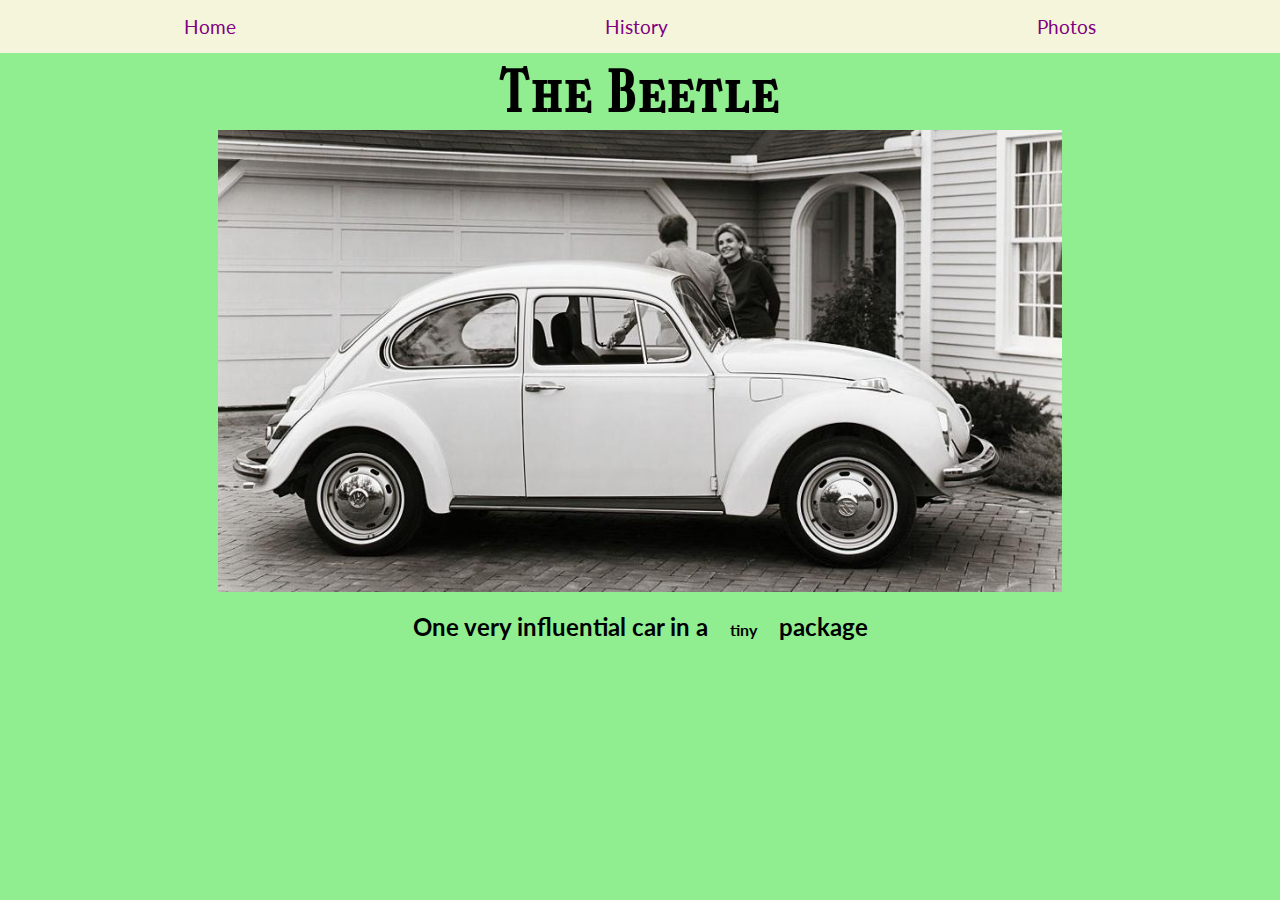
<file: index.html>
<!DOCTYPE html>
<html>
<head>
	<title>VW Type 1</title>
	<link rel="stylesheet" type="text/css" href="main.css">
	<link href="https://fonts.googleapis.com/css?family=Girassol|Lato:300|Oswald:200&display=swap" rel="stylesheet">
</head>

<body>
	<div class="nav">
		<nav class="navbar">
			<a href="index.html" class="link">Home</a>
			<a href="history.html" class="link">History</a>
			<a href="photos.html" class="link">Photos</a>
		</nav>
	</div>

	<div class="landing">
		<h1 class="h1-home">The Beetle</h1>
			<a href="history.html"><img src="images/4.jpg" alt="1972 beetle in driveway" class="driveway"></a>
		<h2 class="h2-home">One very influential car in a <span 	class="tiny">tiny</span> package</h2>
	</div>


</body>
</html>
</file>
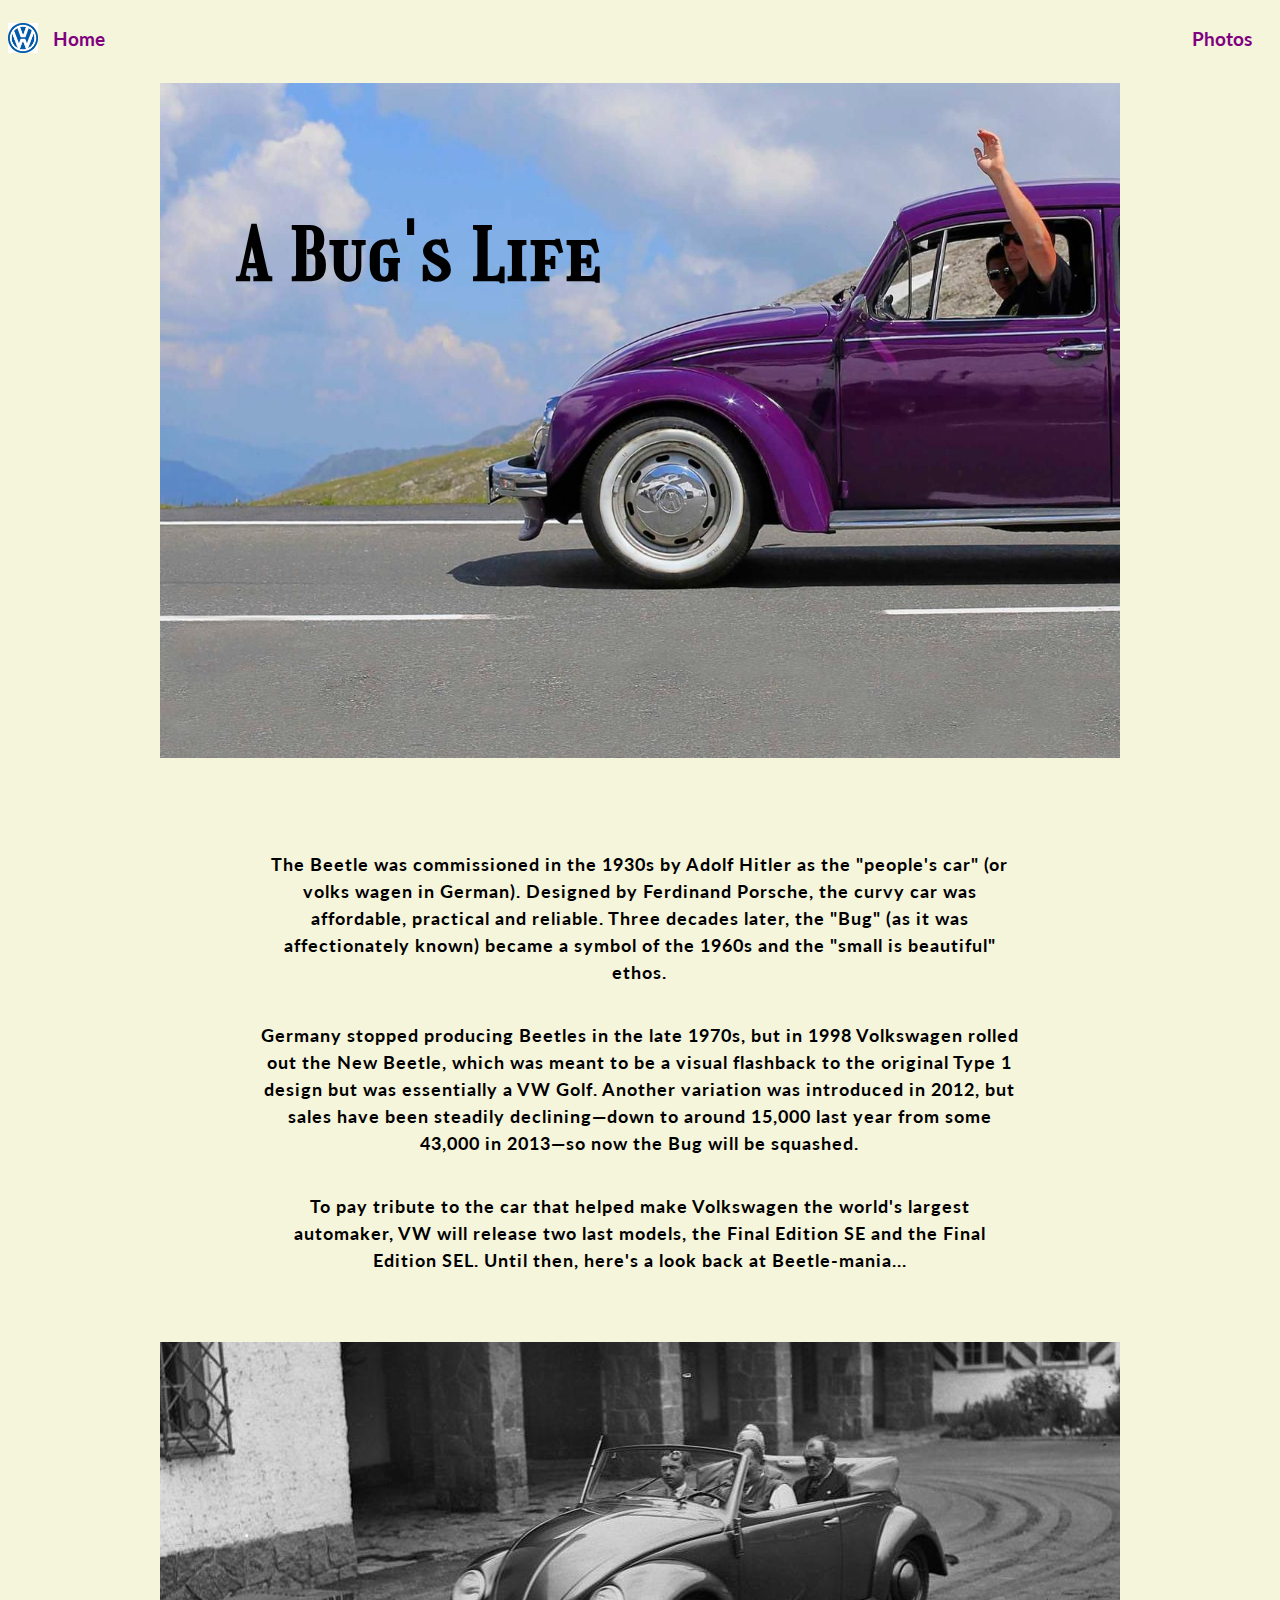
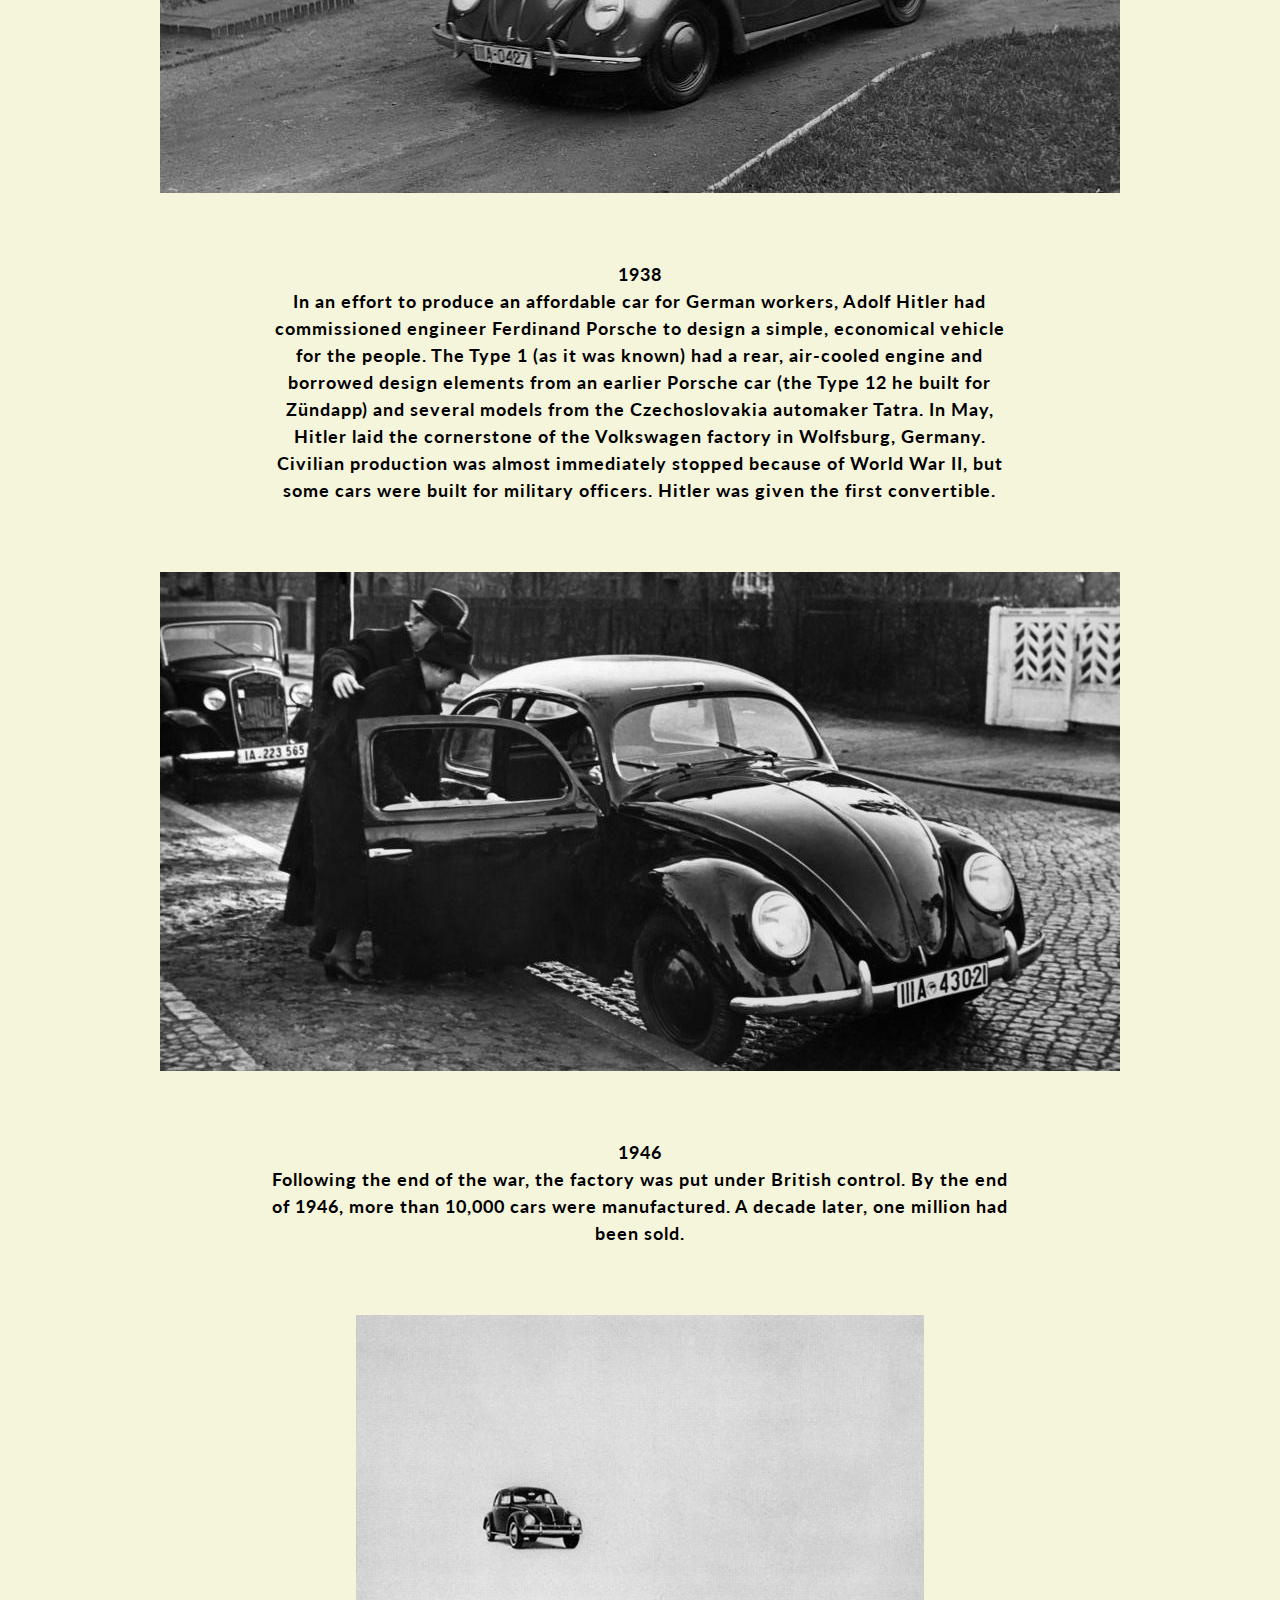
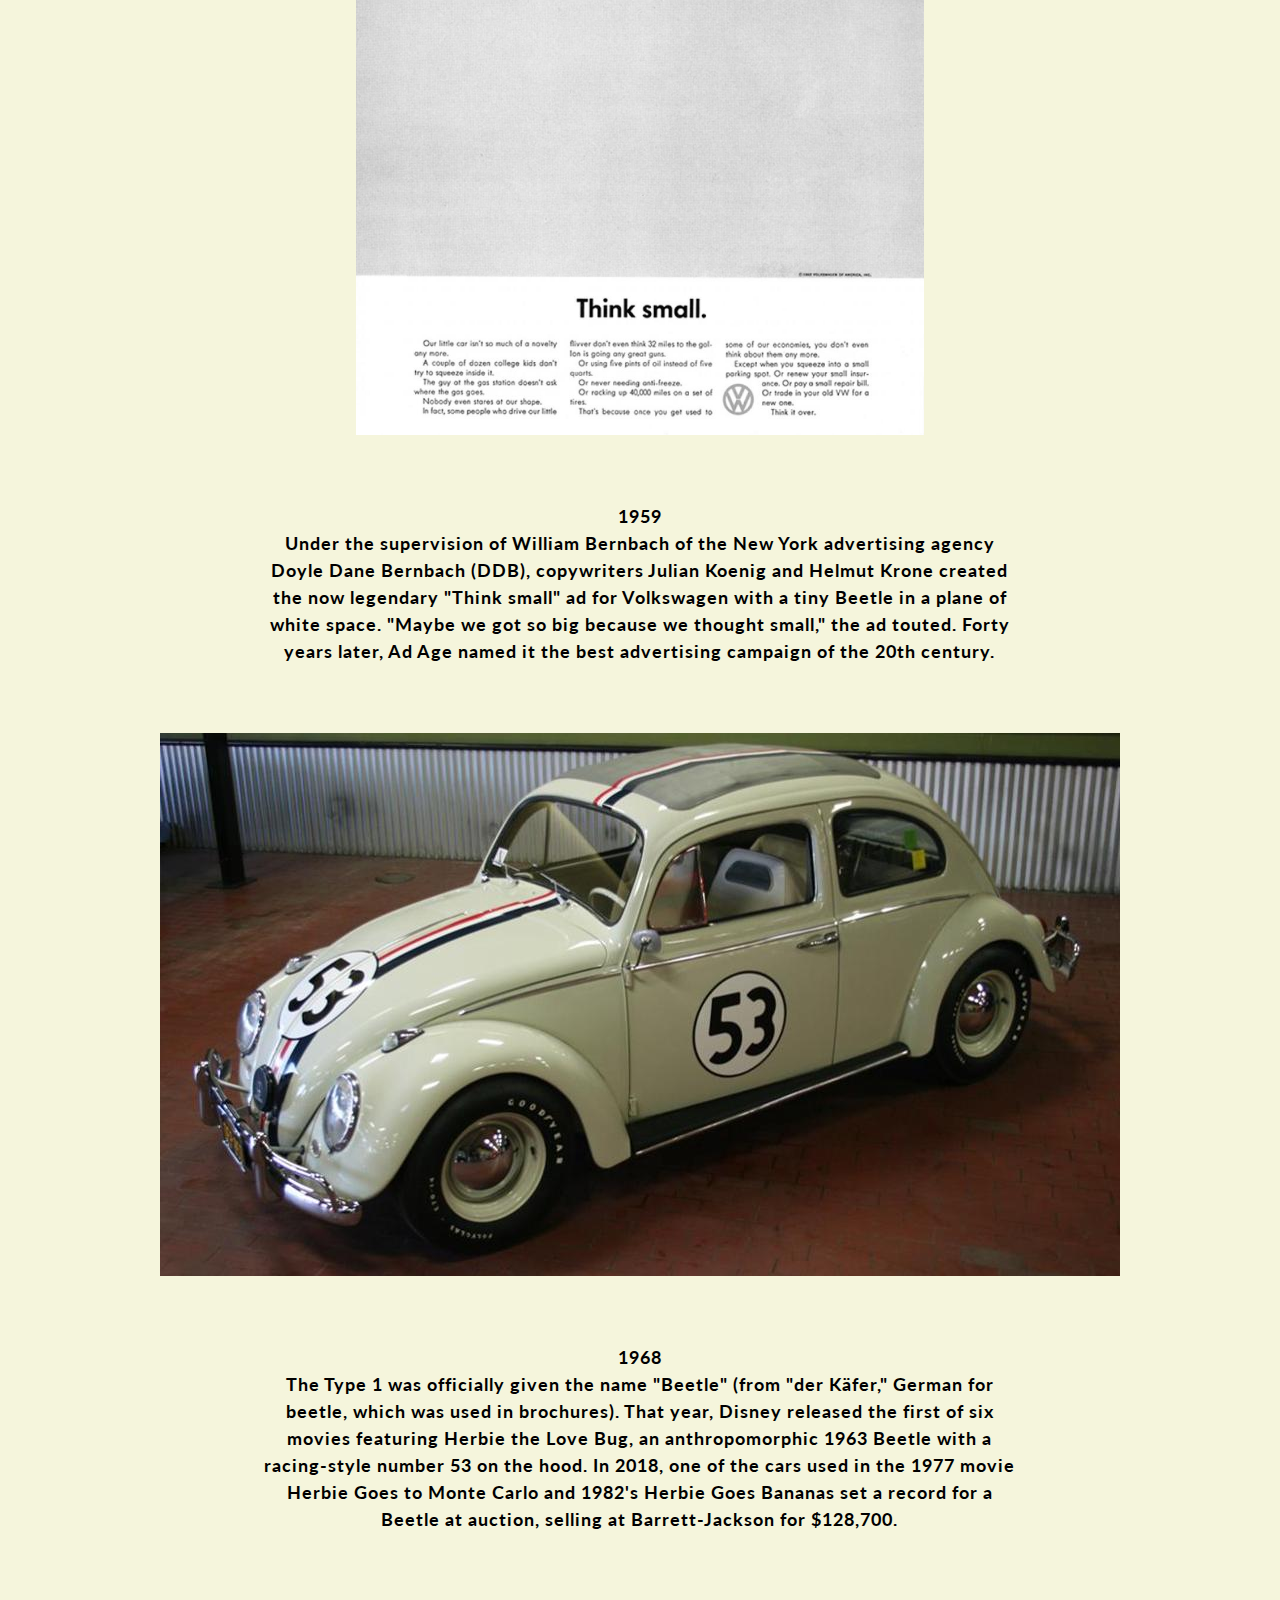
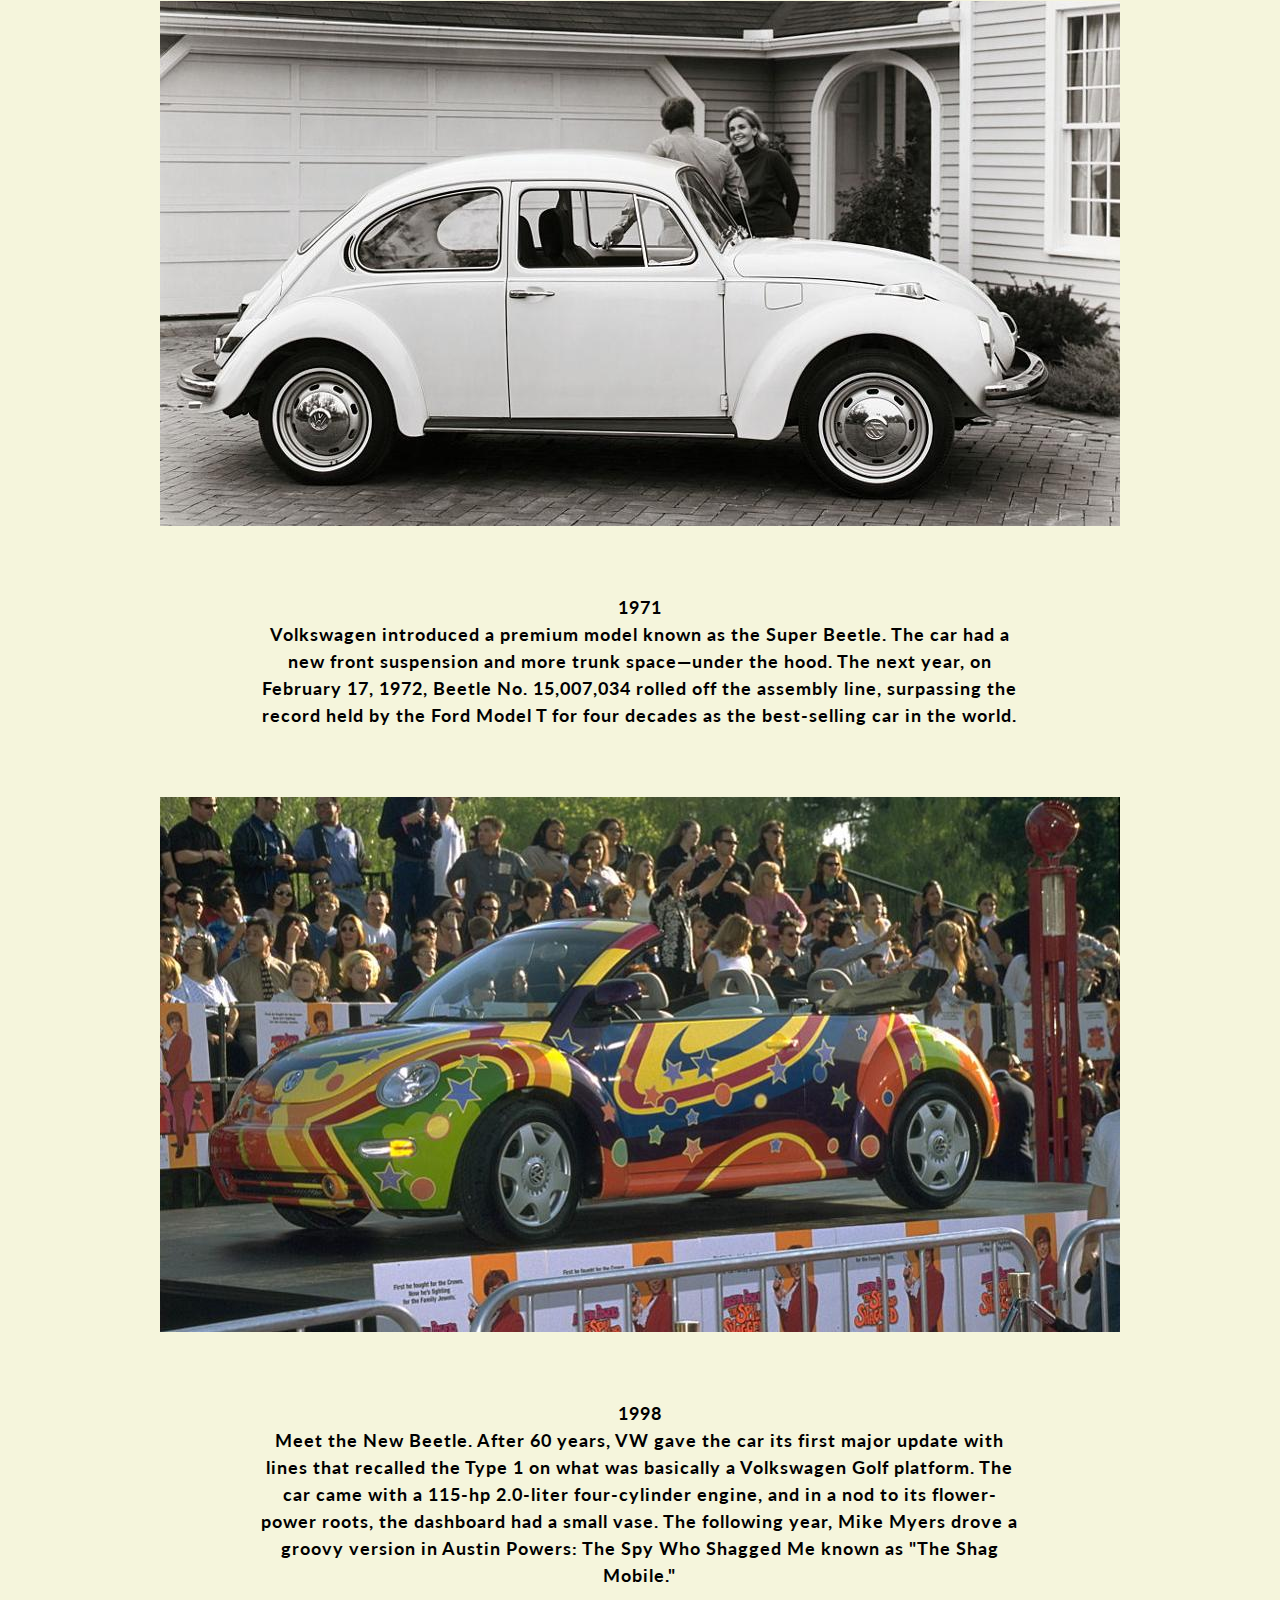
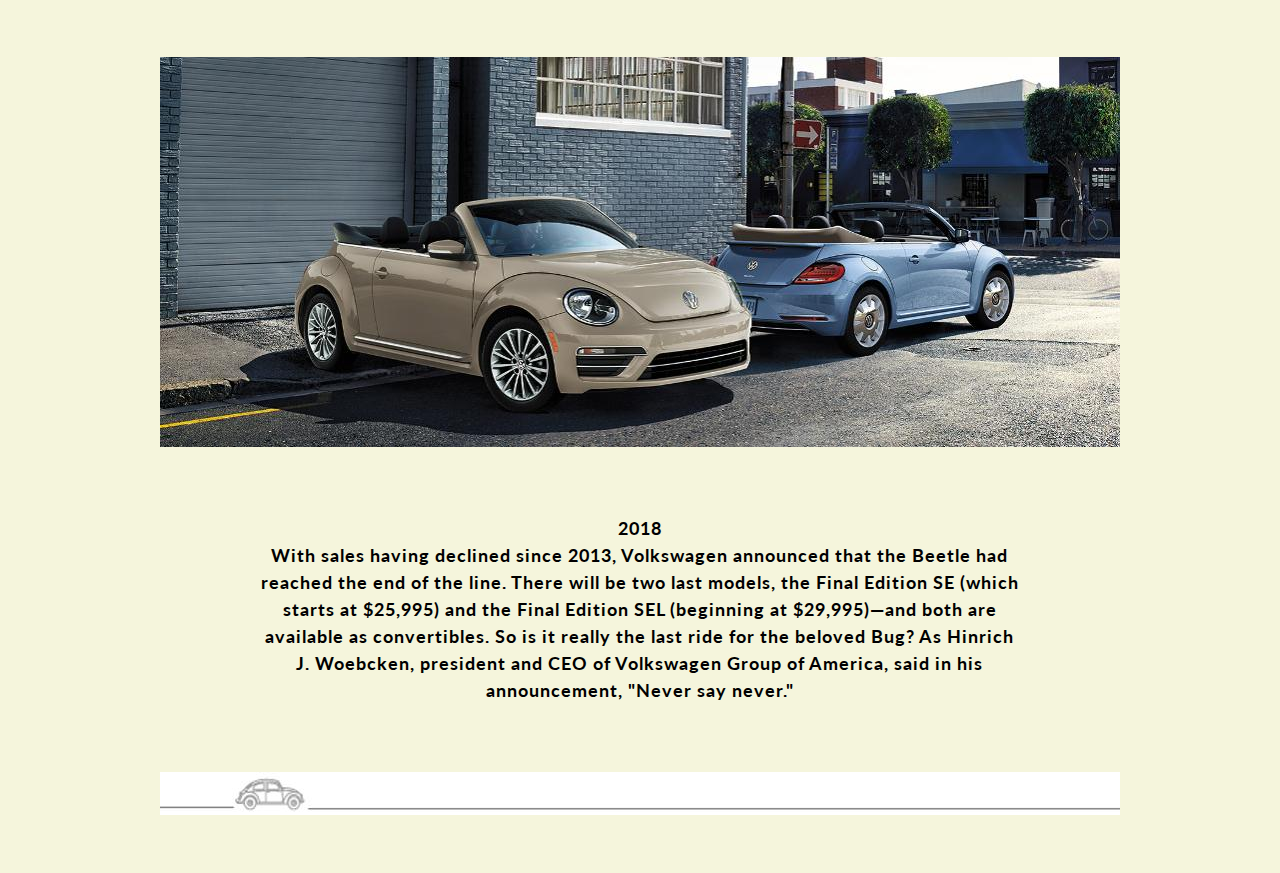
<file: history.html>
<!DOCTYPE html>
<html>
<head>
	<title>History</title>
	<link rel="stylesheet" type="text/css" href="history.css">
	<link href="https://fonts.googleapis.com/css?family=Girassol|Lato:300|Oswald:200&display=swap" rel="stylesheet">

</head>
<body>

<!-- Navbar -->
	<nav>
		<img src="images/logo.jpg">
		<a href="index.html">Home</a>
		<a href="photos.html" id="photos">Photos</a>
	</nav>
	
	<!-- cover -->
	<div class="container">
		<h1 class="text">A Bug's Life</h1>		
	</div>
	
<!-- Content -->
	<div class="content">
		<p>The Beetle was commissioned in the 1930s by Adolf Hitler as the "people's car" (or volks wagen in German). Designed by Ferdinand Porsche, the curvy car was affordable, practical and reliable. Three decades later, the "Bug" (as it was affectionately known) became a symbol of the 1960s and the "small is beautiful" ethos.</p>
		<p>Germany stopped producing Beetles in the late 1970s, but in 1998 Volkswagen rolled out the New Beetle, which was meant to be a visual flashback to the original Type 1 design but was essentially a VW Golf. Another variation was introduced in 2012, but sales have been steadily declining—down to around 15,000 last year from some 43,000 in 2013—so now the Bug will be squashed.</p>
		<p>To pay tribute to the car that helped make Volkswagen the world's largest automaker, VW will release two last models, the Final Edition SE and the Final Edition SEL. Until then, here's a look back at Beetle-mania...</p>
			<img src="images/1.jpg">
		<p>1938<br>In an effort to produce an affordable car for German workers, Adolf Hitler had commissioned engineer Ferdinand Porsche to design a simple, economical vehicle for the people. The Type 1 (as it was known) had a rear, air-cooled engine and borrowed design elements from an earlier Porsche car (the Type 12 he built for Zündapp) and several models from the Czechoslovakia automaker Tatra. In May, Hitler laid the cornerstone of the Volkswagen factory in Wolfsburg, Germany. Civilian production was almost immediately stopped because of World War II, but some cars were built for military officers. Hitler was given the first convertible.</p>
			<img src="images/7.jpg">
		<p>1946<br>Following the end of the war, the factory was put under British control. By the end of 1946, more than 10,000 cars were manufactured. A decade later, one million had been sold.</p>
			<img src="images/5.jpg" id="think">
		<p>1959<br>Under the supervision of William Bernbach of the New York advertising agency Doyle Dane Bernbach (DDB), copywriters Julian Koenig and Helmut Krone created the now legendary "Think small" ad for Volkswagen with a tiny Beetle in a plane of white space. "Maybe we got so big because we thought small," the ad touted. Forty years later, Ad Age named it the best advertising campaign of the 20th century.</p>
			<img src="images/11.jpg">
		<p>1968<br>The Type 1 was officially given the name "Beetle" (from "der Käfer," German for beetle, which was used in brochures). That year, Disney released the first of six movies featuring Herbie the Love Bug, an anthropomorphic 1963 Beetle with a racing-style number 53 on the hood. In 2018, one of the cars used in the 1977 movie Herbie Goes to Monte Carlo and 1982's Herbie Goes Bananas set a record for a Beetle at auction, selling at Barrett-Jackson for $128,700.</p>
			<img src="images/4.jpg">
		<p>1971<br>Volkswagen introduced a premium model known as the Super Beetle. The car had a new front suspension and more trunk space—under the hood. The next year, on February 17, 1972, Beetle No. 15,007,034 rolled off the assembly line, surpassing the record held by the Ford Model T for four decades as the best-selling car in the world.</p>
			<img src="images/12.jpg">
		<p>1998<br>Meet the New Beetle. After 60 years, VW gave the car its first major update with lines that recalled the Type 1 on what was basically a Volkswagen Golf platform. The car came with a 115-hp 2.0-liter four-cylinder engine, and in a nod to its flower-power roots, the dashboard had a small vase. The following year, Mike Myers drove a groovy version in Austin Powers: The Spy Who Shagged Me known as "The Shag Mobile."</p>
			<img src="images/13.jpg">
		<p>2018<br>With sales having declined since 2013, Volkswagen announced that the Beetle had reached the end of the line. There will be two last models, the Final Edition SE (which starts at $25,995) and the Final Edition SEL (beginning at $29,995)—and both are available as convertibles. So is it really the last ride for the beloved Bug? As Hinrich J. Woebcken, president and CEO of Volkswagen Group of America, said in his announcement, "Never say never."</p>
		<img src="images/break.jpg">
	</div>
</body>
</html>
</file>
<file: main.css>
body {
	background-color: lightgreen;
	margin: 0;
}

.h1-home {
	text-align: center;
	font-size: 3.5em;
	font-family: 'Girassol', cursive;
	letter-spacing: 3px;
	margin: 5px 0px;
}
.h2-home {
	text-align: center;
	font-family: 'Lato', sans-serif;
}

.tiny {
	font-size: 12pt;
	padding: 1em;
}

.driveway {
	display: block; 
	margin-left: auto;
	margin-right: auto;
	width: 66%;
	height: auto;
}

.navbar {
	display: flex;
	justify-content: space-around;
	background-color: beige;
	padding: 15px 0px;
}

.link {
	text-decoration: none;
	font-size: 1.2em;
	color: purple;
	font-family: 'Lato', sans-serif;
}
</file>
<file: history.css>
body {
	background-color: beige;
}

nav {
	display: flex;
	height: 60px;
	align-items: center;
}

#photos {
	margin-left: auto;
	margin-right: 20px;
}

nav > a {
	text-decoration: none;
	font-family: Lato, sans-serif;
	font-size: 1.2em;
	font-weight: bold;
	color: purple;
	margin-left: 5px;
}

nav > img {
	width: 30px;
	height: 30px;
	margin-right: 10px;
}

.container {
	display: flex;
	position: relative;
	height: 75vh;
	width: 75vw;
	background-image: url(images/cover.jpg);
	background-size: cover;
	margin: 15px auto 75px;
}

.text {
	font-family: 'Girassol', cursive;
	font-size: 8vh;
	position: absolute;
	left: 8%;
	top: 12%;
	letter-spacing: 3px;
}

.content {
	display: flex;
	width: 100%;
	flex-direction: column;
	flex-wrap: wrap;
	align-items: center;
	justify-content: center;
	line-height: 3em;
}

p {
	width: 60%;
	text-align: center;
	font-family: 'Lato', sans-serif;
	font-size: 2vh;
	letter-spacing: 1px;
	line-height: 1.5em;
	font-weight: bold;
}

.content > img {
	margin: 50px auto;
}

#think {
	height: 80vh;
	width: auto;
}
</file>
